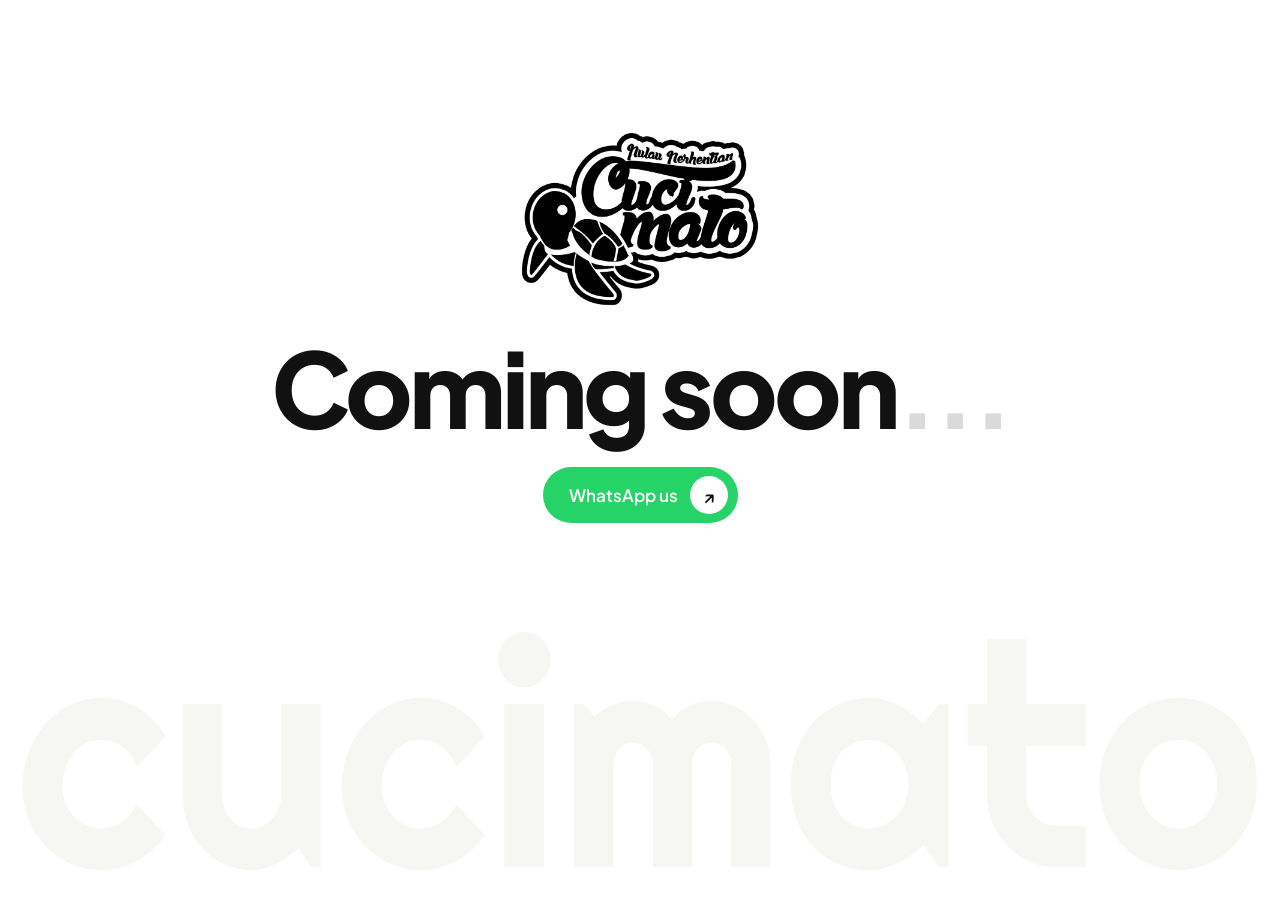
<file: coming-soon.html>
<!doctype html>
<html lang="en">
<head>
  <meta charset="utf-8">
  <meta name="viewport" content="width=device-width, initial-scale=1">
  <title>Cucimato | Coming soon</title>
  <meta name="description" content="Cucimato Perhentian Island. Coming soon.">
  <meta property="og:title" content="Cucimato | Coming soon">
  <meta property="og:description" content="Cucimato Perhentian Island. Coming soon.">
  <meta property="og:image" content="https://cucimatoperhentianisland.my/images/photos/hero-map.webp">
  <link rel="preconnect" href="https://fonts.googleapis.com">
  <link rel="preconnect" href="https://fonts.gstatic.com" crossorigin>
  <link href="https://fonts.googleapis.com/css2?family=Plus+Jakarta+Sans:wght@600;800&family=Righteous&display=swap" rel="stylesheet">
  <link rel="icon" href="data:image/svg+xml,<svg xmlns='http://www.w3.org/2000/svg' viewBox='0 0 100 100'><text y='.9em' font-size='90'>🐢</text></svg>">
  <style>
    /* Holding page while the new site is kept as a surprise (served on "/" by functions/_middleware.js) */
    * { box-sizing: border-box; }
    html, body { margin: 0; height: 100%; }
    body { min-height: 100svh; display: flex; flex-direction: column; background: #fff; color: #111;
      font-family: "Plus Jakarta Sans", system-ui, sans-serif; overflow-x: hidden; }
    main { flex: 1; display: flex; flex-direction: column; align-items: center; justify-content: center; gap: 28px; padding: 48px 16px 24px; text-align: center; }
    .logo { width: min(240px, 56vw); height: auto; }
    h1 { margin: 0; font-weight: 800; font-size: clamp(48px, 11vw, 104px); letter-spacing: -0.04em; line-height: 1; }
    h1 .dot { display: inline-block; animation: blink 1.4s infinite both; }
    h1 .dot:nth-child(2) { animation-delay: .2s; } h1 .dot:nth-child(3) { animation-delay: .4s; }
    @keyframes blink { 0%, 80%, 100% { opacity: .15; } 40% { opacity: 1; } }
    .wa { display: inline-flex; align-items: center; gap: 12px; height: 56px; padding: 0 10px 0 26px; border-radius: 999px;
      background: #25d366; color: #fff; font-weight: 600; font-size: 17px; text-decoration: none; }
    .wa span { display: grid; place-items: center; width: 38px; height: 38px; border-radius: 50%; background: #fff; color: #111; font-size: 18px; }
    footer { padding: 0 16px 8px; }
    footer svg { display: block; width: 100%; height: auto; }
    footer text { font-family: "Righteous", sans-serif; fill: #f6f6f3; }
    .up { animation: up .8s cubic-bezier(.2,.8,.2,1) both; }
    .up:nth-child(2) { animation-delay: .12s; } .up:nth-child(3) { animation-delay: .24s; }
    @keyframes up { from { opacity: 0; transform: translateY(18px); } to { opacity: 1; transform: none; } }
    @media (prefers-reduced-motion: reduce) { .up, h1 .dot { animation: none; } }
  </style>
</head>
<body>
  <main>
    <img class="logo up" src="images/brand/cucimato-logo-dark.webp" alt="Cucimato" width="800" height="587">
    <h1 class="up">Coming soon<span class="dot">.</span><span class="dot">.</span><span class="dot">.</span></h1>
    <a class="wa up" href="https://wa.me/60192094669" target="_blank" rel="noopener">WhatsApp us <span>↗</span></a>
  </main>
  <footer aria-hidden="true">
    <svg viewBox="0 0 1000 210"><text x="0" y="190" font-size="250" textLength="1000" lengthAdjust="spacingAndGlyphs">cucimato</text></svg>
  </footer>
</body>
</html>
</file>
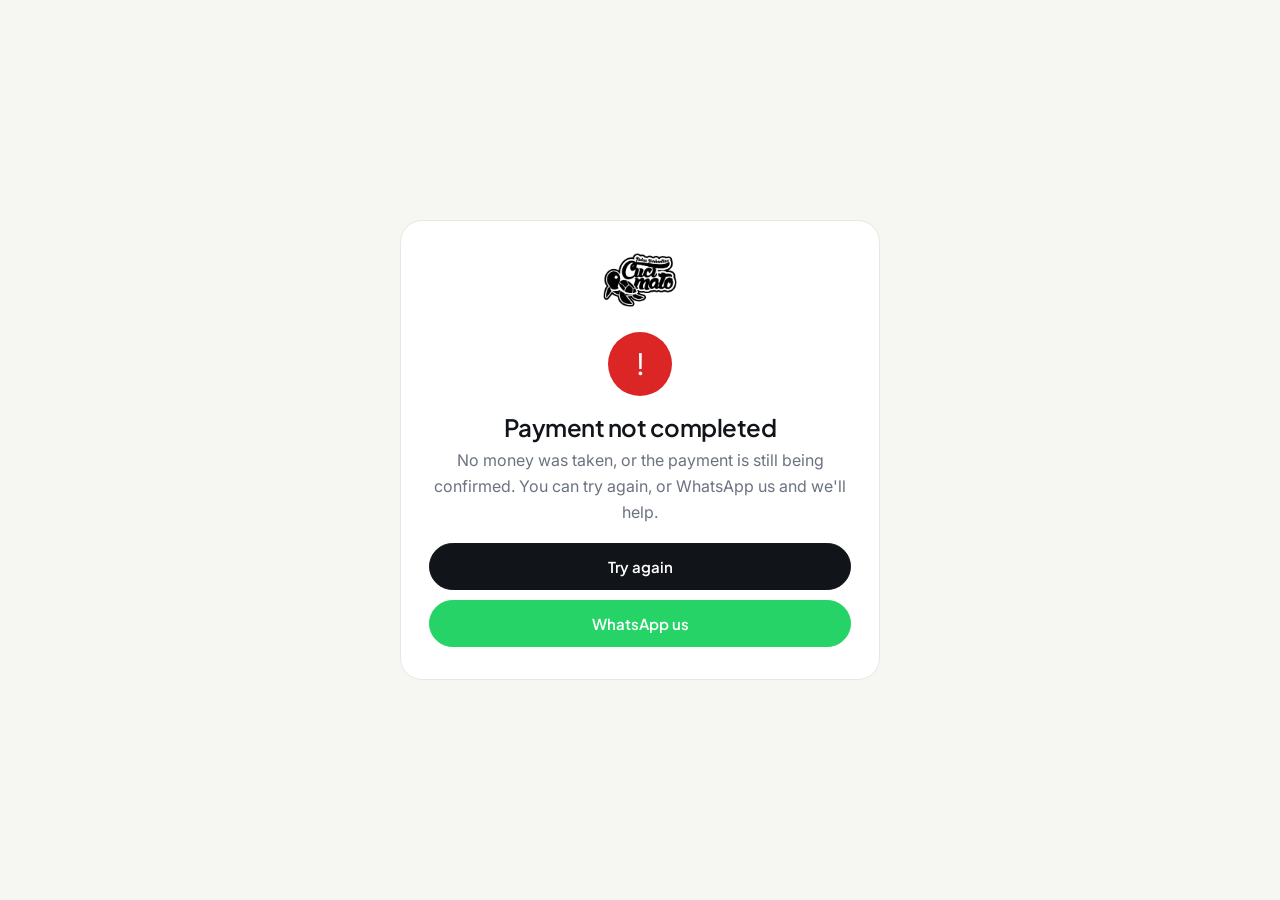
<file: payment.html>
<!doctype html>
<html lang="en">
<head>
  <meta charset="utf-8">
  <meta name="viewport" content="width=device-width, initial-scale=1">
  <link rel="canonical" href="https://cucimatoperhentianisland.my/payment">
  <meta property="og:url" content="https://cucimatoperhentianisland.my/payment">
  <script>
    // One address for everyone: the old GitHub Pages copy and cucimato.pages.dev move to the real domain
    // (keeps the page and anything after it; the payment API on pages.dev is not affected).
    (function () {
      var h = location.hostname;
      if (h.endsWith("github.io") || h === "cucimato.pages.dev") {
        location.replace("https://cucimatoperhentianisland.my" + location.pathname.replace(/^\/cucimato-perhentian/, "").replace(/\.html$/, "") + location.search + location.hash);
      }
    })();
  </script>
  <meta name="robots" content="noindex">
  <title>Payment | Cucimato Perhentian Island</title>
  <link rel="preconnect" href="https://fonts.googleapis.com">
  <link rel="preconnect" href="https://fonts.gstatic.com" crossorigin>
  <link href="https://fonts.googleapis.com/css2?family=Inter:wght@400;500;600&family=Plus+Jakarta+Sans:wght@600;800&display=swap" rel="stylesheet">
  <link rel="icon" href="data:image/svg+xml,<svg xmlns='http://www.w3.org/2000/svg' viewBox='0 0 100 100'><text y='.9em' font-size='90'>🐢</text></svg>">
  <style>
    /* Page HitPay sends the customer back to. The status is checked with HitPay
       through /api/status, never trusted from the URL alone. */
    :root { --ink: #111418; --muted: #6b7280; --line: #e7e7e4; --soft: #f6f6f3; --wa: #25d366; }
    * { box-sizing: border-box; }
    body { margin: 0; min-height: 100svh; display: grid; place-items: center; padding: 32px 16px; background: var(--soft); font: 400 16px/1.6 Inter, system-ui, sans-serif; color: var(--ink); }
    .card { width: min(480px, 100%); background: #fff; border: 1px solid var(--line); border-radius: 22px; padding: 32px 28px; text-align: center; }
    .logo { height: 54px; width: auto; margin-bottom: 18px; }
    .icon { width: 64px; height: 64px; margin: 0 auto 16px; border-radius: 50%; display: grid; place-items: center; font-size: 30px; color: #fff; background: var(--ink); }
    .icon.ok { background: #16a34a; } .icon.bad { background: #dc2626; } .icon.wait { background: var(--muted); }
    .spin { width: 28px; height: 28px; border: 3px solid rgba(255,255,255,.35); border-top-color: #fff; border-radius: 50%; animation: s 1s linear infinite; }
    @keyframes s { to { transform: rotate(360deg); } }
    h1 { margin: 0 0 6px; font: 600 24px/1.25 "Plus Jakarta Sans", sans-serif; letter-spacing: -.02em; }
    p { margin: 0 0 6px; color: var(--muted); }
    .rows { margin: 20px 0; padding: 14px 16px; border-radius: 14px; background: var(--soft); text-align: left; font-size: 14px; }
    .rows div { display: flex; justify-content: space-between; gap: 12px; padding: 4px 0; }
    .rows span:first-child { color: var(--muted); }
    .rows span:last-child { font-weight: 600; text-align: right; }
    .btns { display: grid; gap: 10px; margin-top: 18px; }
    .btn { display: inline-flex; align-items: center; justify-content: center; padding: 13px 22px; border-radius: 999px; font: 600 15px "Plus Jakarta Sans", sans-serif; text-decoration: none; border: 1px solid var(--ink); background: var(--ink); color: #fff; }
    .btn--wa { background: var(--wa); border-color: var(--wa); }
    .btn--line { background: #fff; color: var(--ink); border-color: var(--line); }
  </style>
</head>
<body>
  <main class="card" id="card" aria-live="polite">
    <img class="logo" src="images/brand/cucimato-logo-dark.webp" alt="Cucimato Perhentian Island" width="800" height="587">
    <div class="icon wait"><div class="spin"></div></div>
    <h1>Checking your payment…</h1>
    <p>Please keep this page open for a moment.</p>
  </main>

<script>
  const WHATSAPP = "60192094669";
  const wa = (msg) => `https://wa.me/${WHATSAPP}?text=${encodeURIComponent(msg)}`;
  const esc = (s) => String(s ?? "").replace(/[&<>"]/g, c => ({ "&": "&amp;", "<": "&lt;", ">": "&gt;", '"': "&quot;" }[c]));
  const qs = new URLSearchParams(location.search);
  const id = qs.get("reference") || qs.get("payment_request_id") || "";
  const card = document.getElementById("card");
  const logo = card.querySelector(".logo").outerHTML;

  function show({ kind, title, text, rows = [], buttons = "" }) {
    const icon = kind === "ok" ? "✓" : kind === "bad" ? "!" : '<div class="spin"></div>';
    card.innerHTML = `${logo}<div class="icon ${kind}">${icon}</div><h1>${title}</h1><p>${text}</p>
      ${rows.length ? `<div class="rows">${rows.map(([k, v]) => `<div><span>${k}</span><span>${esc(v)}</span></div>`).join("")}</div>` : ""}
      <div class="btns">${buttons}</div>`;
  }

  async function check(tries = 0) {
    if (!id) return failed();
    let d = {};
    try { d = await (await fetch(`/api/status?id=${encodeURIComponent(id)}${qs.get("t") ? "&t=" + encodeURIComponent(qs.get("t")) : ""}`, { cache: "no-store" })).json(); } catch {}
    if (d.status === "completed" && d.free) {
      return show({
        kind: "ok", title: "Booking confirmed",
        text: "Your booking is free with your promo code. Your confirmation and e-ticket are on their way to your email.",
        rows: [["Booking ref", d.reference], ["Paid", "MYR 0.00"]],
        buttons: `<a class="btn btn--wa" href="${wa(`Hi Cucimato! I just booked on your website. Booking ref: ${d.reference}`)}" target="_blank" rel="noopener">Chat with us on WhatsApp</a>
                  <a class="btn btn--line" href="./">Back to website</a>`,
      });
    }
    if (d.status === "completed") {
      return show({
        kind: "ok", title: "Payment received",
        text: "Thank you! Your confirmation and e-ticket are on their way to your email.",
        rows: [["Booking ref", d.reference], ["Trip", d.purpose], ["Paid", `${d.currency || "MYR"} ${d.amount}`]],
        buttons: `<a class="btn btn--wa" href="${wa(`Hi Cucimato! I just paid on your website. Booking ref: ${d.reference}`)}" target="_blank" rel="noopener">Chat with us on WhatsApp</a>
                  <a class="btn btn--line" href="./">Back to website</a>`,
      });
    }
    if (tries < 10 && (!d.status || d.status === "pending")) return setTimeout(() => check(tries + 1), 3000);
    failed(d);
  }

  function failed(d = {}) {
    show({
      kind: "bad", title: "Payment not completed",
      text: "No money was taken, or the payment is still being confirmed. You can try again, or WhatsApp us and we'll help.",
      rows: d.reference ? [["Booking ref", d.reference]] : [],
      buttons: `<a class="btn" href="./#book-ferry">Try again</a>
                <a class="btn btn--wa" href="${wa(`Hi Cucimato! My payment on the website didn't go through.${d.reference ? " Ref: " + d.reference : ""}`)}" target="_blank" rel="noopener">WhatsApp us</a>`,
    });
  }

  check();
</script>
</body>
</html>
</file>
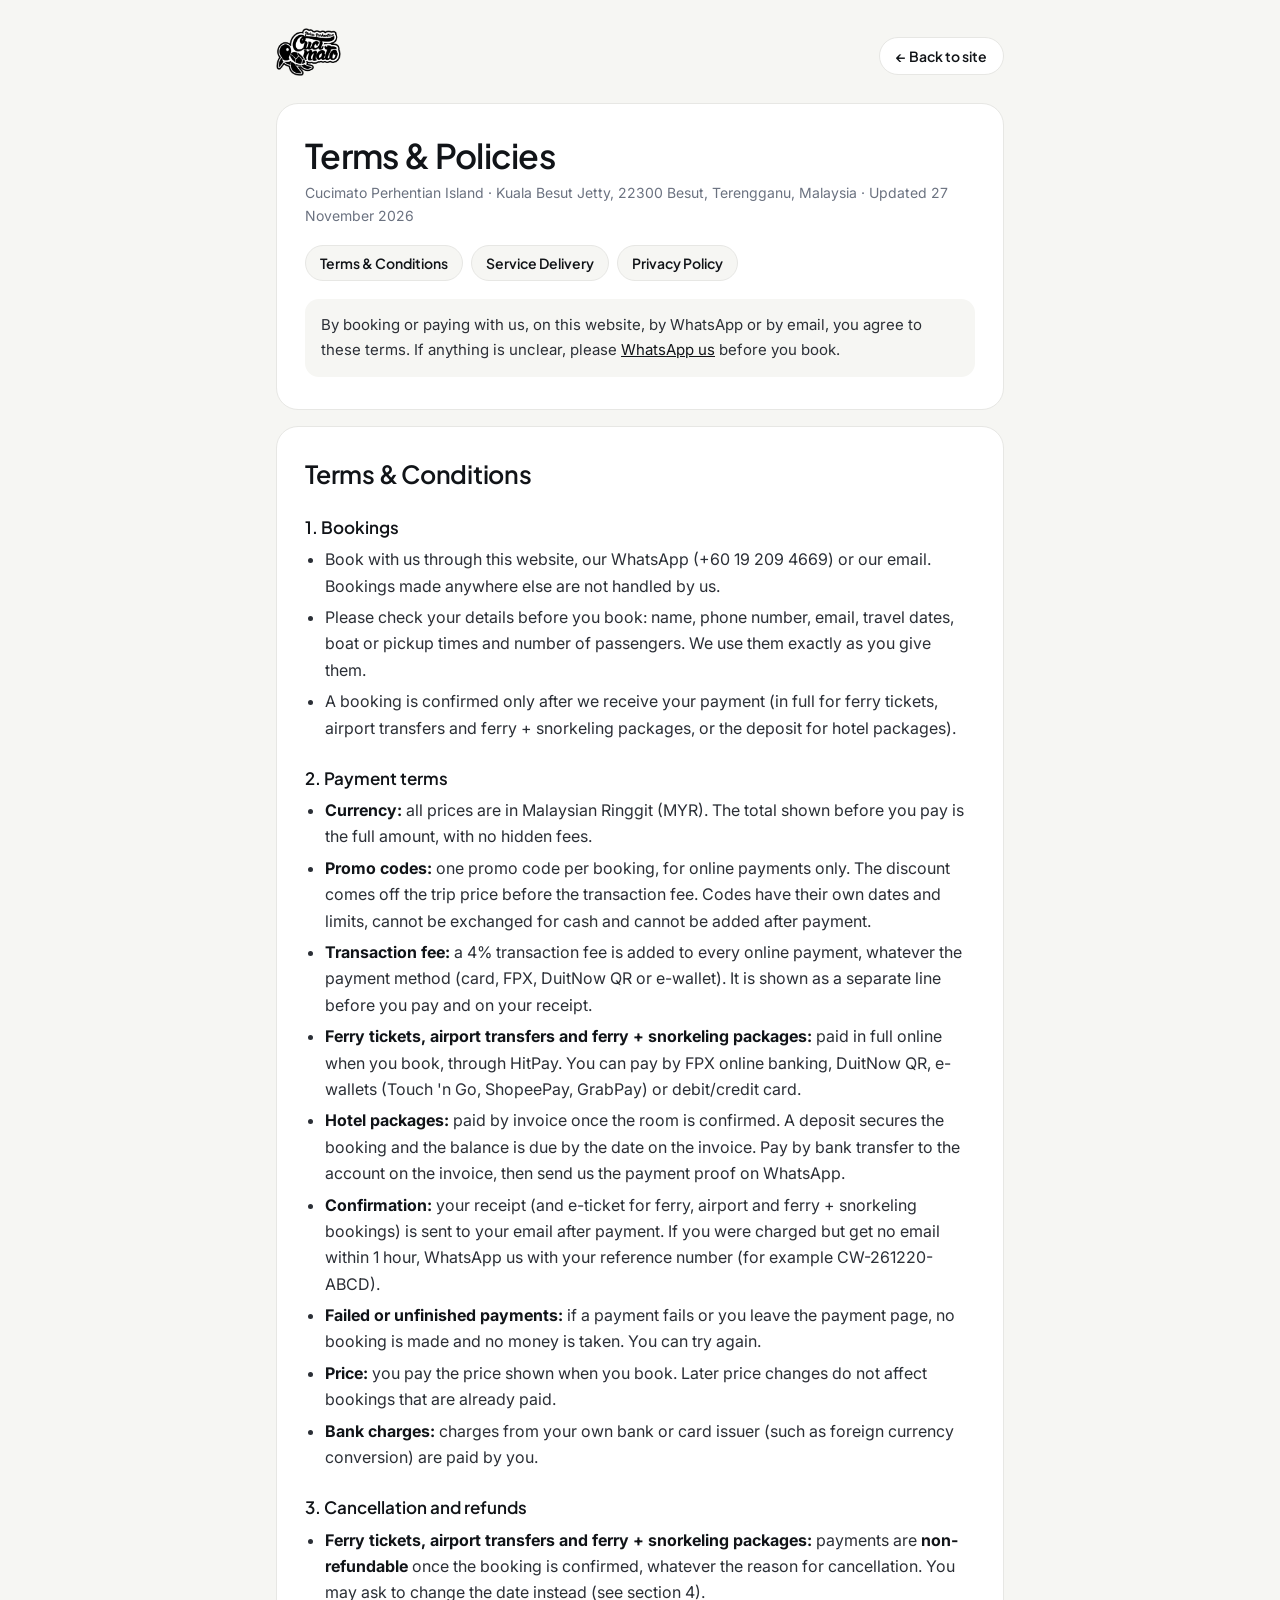
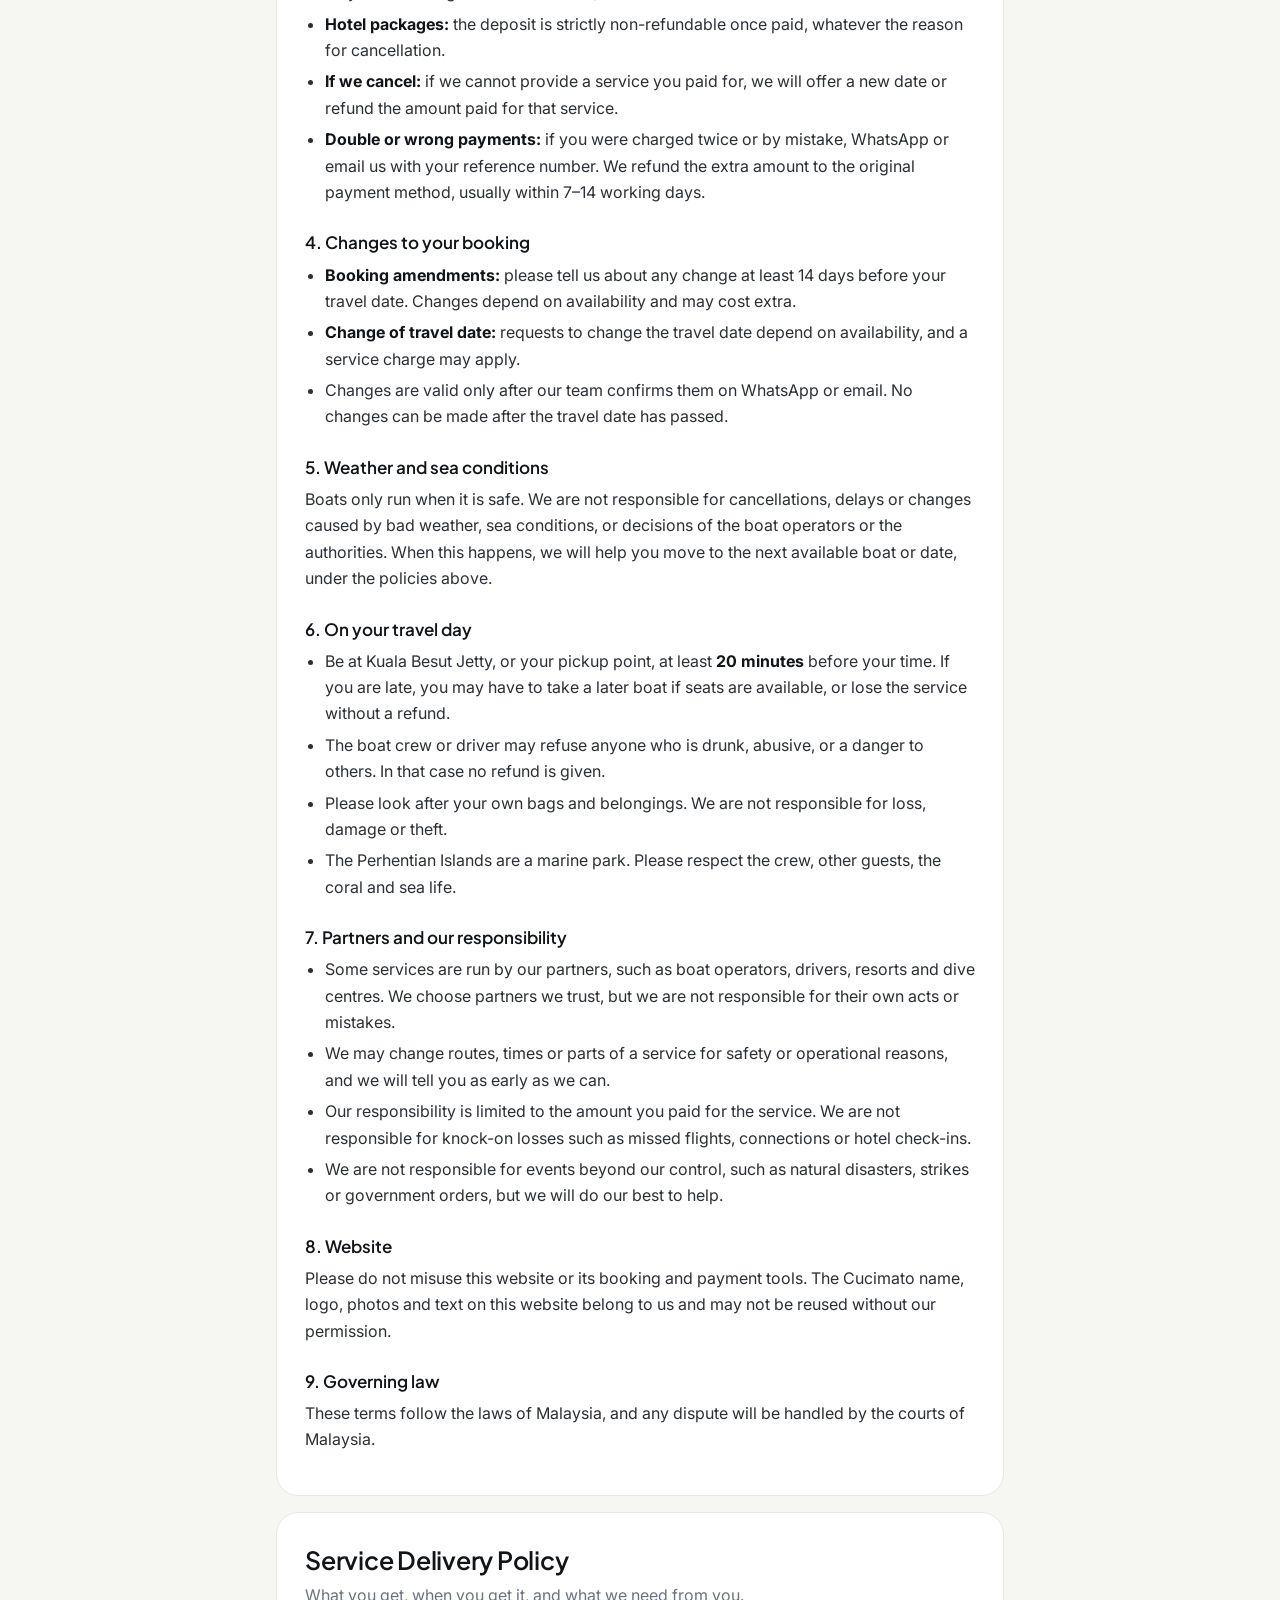
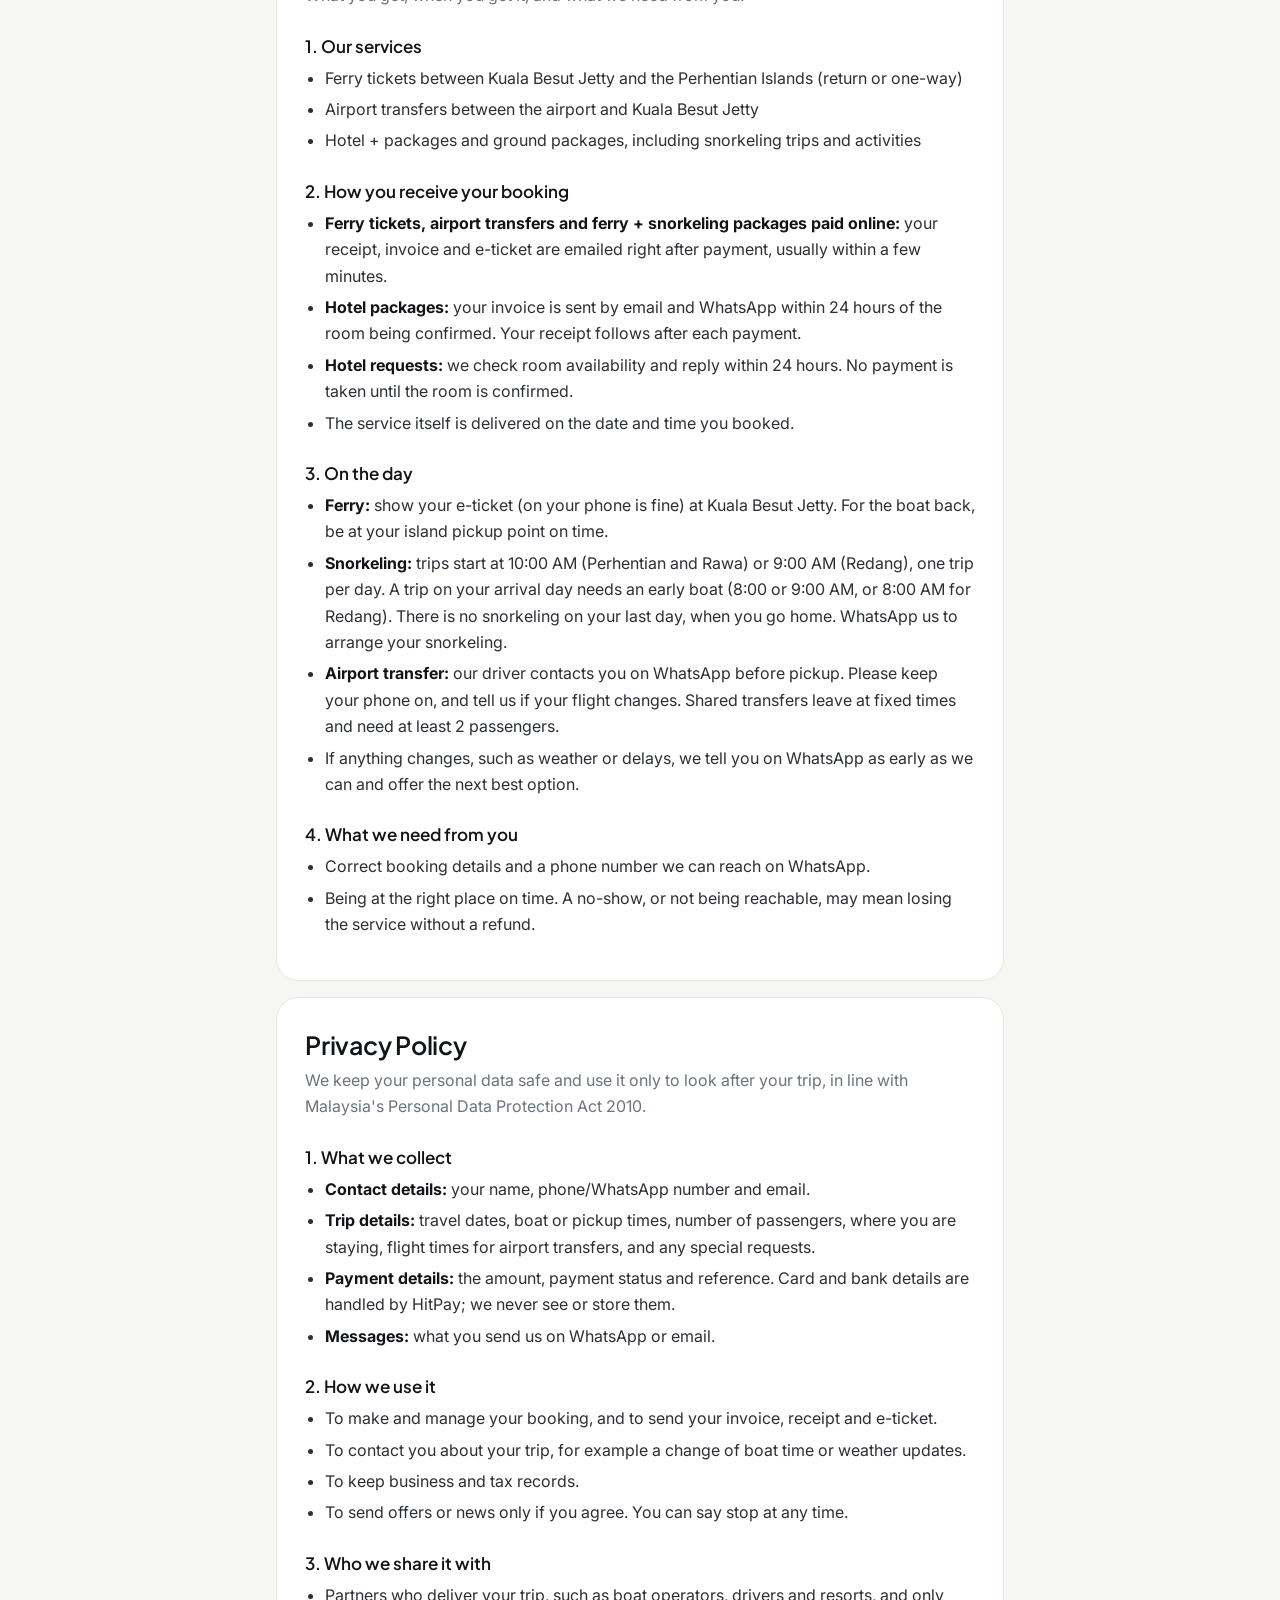
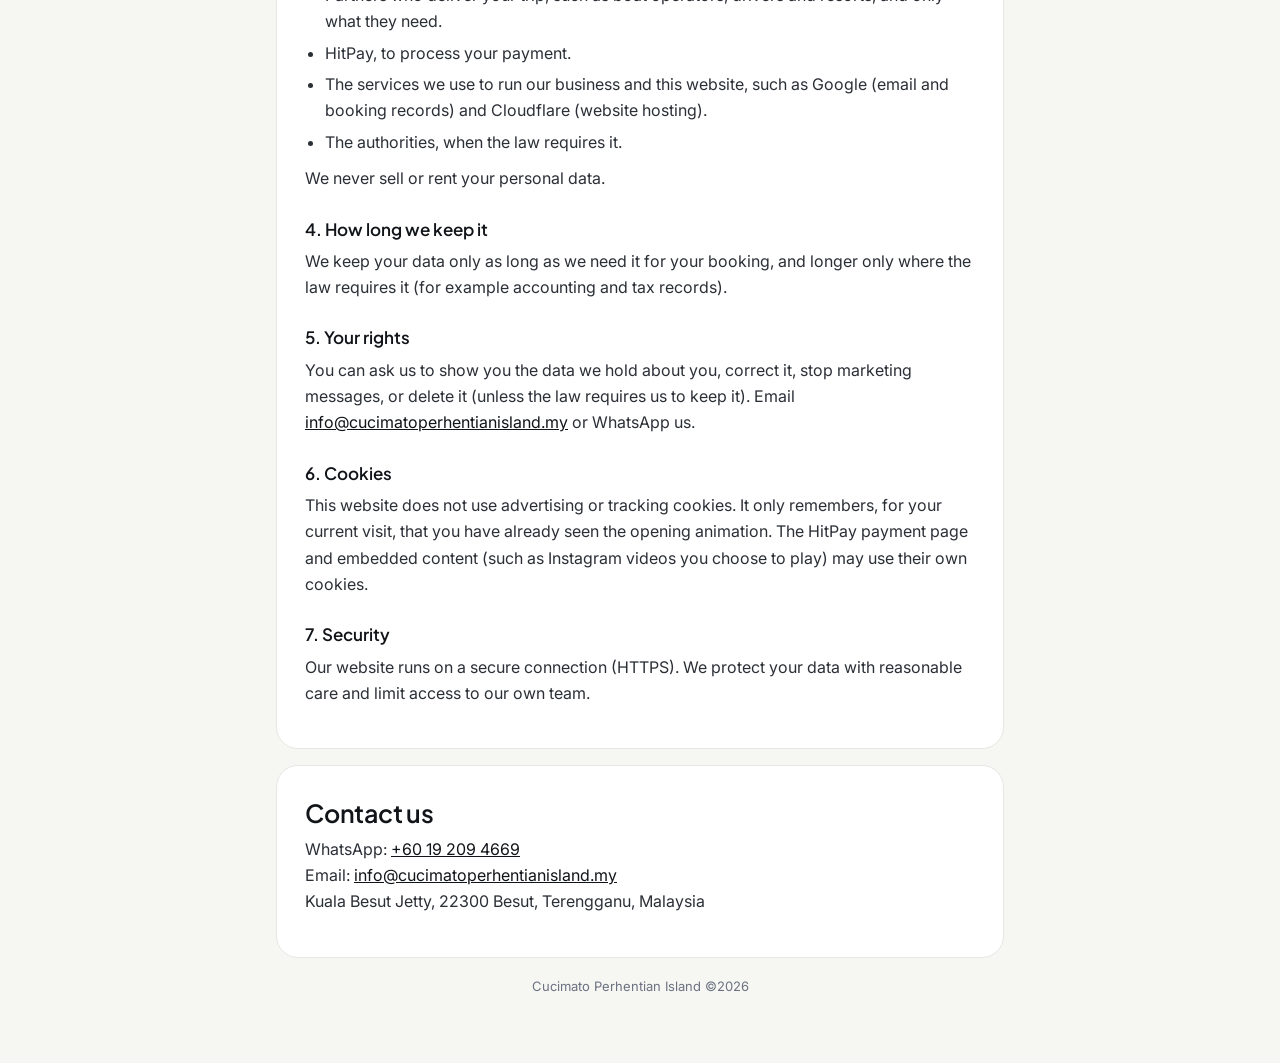
<file: terms.html>
<!doctype html>
<html lang="en">
<head>
  <meta charset="utf-8">
  <meta name="viewport" content="width=device-width, initial-scale=1">
  <link rel="canonical" href="https://cucimatoperhentianisland.my/terms">
  <meta property="og:url" content="https://cucimatoperhentianisland.my/terms">
  <script>
    // One address for everyone: the old GitHub Pages copy and cucimato.pages.dev move to the real domain
    // (keeps the page and anything after it; the payment API on pages.dev is not affected).
    (function () {
      var h = location.hostname;
      if (h.endsWith("github.io") || h === "cucimato.pages.dev") {
        location.replace("https://cucimatoperhentianisland.my" + location.pathname.replace(/^\/cucimato-perhentian/, "").replace(/\.html$/, "") + location.search + location.hash);
      }
    })();
  </script>
  <title>Terms &amp; Policies | Cucimato Perhentian Island</title>
  <meta name="description" content="Booking terms, payment terms, refunds, service delivery and privacy policy for ferry tickets, airport transfers and packages booked with Cucimato Perhentian Island.">
  <link rel="preconnect" href="https://fonts.googleapis.com">
  <link rel="preconnect" href="https://fonts.gstatic.com" crossorigin>
  <link href="https://fonts.googleapis.com/css2?family=Inter:wght@400;500;600&family=Plus+Jakarta+Sans:wght@600;800&display=swap" rel="stylesheet">
  <link rel="icon" href="data:image/svg+xml,<svg xmlns='http://www.w3.org/2000/svg' viewBox='0 0 100 100'><text y='.9em' font-size='90'>🐢</text></svg>">
  <style>
    :root { --ink: #111418; --muted: #6b7280; --line: #e7e7e4; --soft: #f6f6f3; }
    * { box-sizing: border-box; }
    html { scroll-behavior: smooth; }
    body { margin: 0; background: var(--soft); font: 400 16px/1.65 Inter, system-ui, sans-serif; color: var(--ink); }
    .wrap { width: min(760px, 100%); margin: 0 auto; padding: 28px 16px 56px; }
    .top { display: flex; align-items: center; justify-content: space-between; gap: 12px; margin-bottom: 20px; }
    .top img { height: 48px; width: auto; }
    .back { font: 600 14px "Plus Jakarta Sans", sans-serif; color: var(--ink); text-decoration: none; padding: 9px 16px; border: 1px solid var(--line); border-radius: 999px; background: #fff; }
    .card { background: #fff; border: 1px solid var(--line); border-radius: 22px; padding: 32px 28px; }
    .card + .card { margin-top: 16px; }
    h1 { margin: 0 0 4px; font: 600 clamp(26px, 4.4vw, 34px)/1.2 "Plus Jakarta Sans", sans-serif; letter-spacing: -.02em; }
    .upd { margin: 0 0 18px; color: var(--muted); font-size: 14px; }
    .jump { display: flex; flex-wrap: wrap; gap: 8px; margin: 0 0 18px; }
    .jump a { font: 600 14px "Plus Jakarta Sans", sans-serif; color: var(--ink); text-decoration: none; padding: 8px 14px; border-radius: 999px; background: var(--soft); border: 1px solid var(--line); }
    h2 { margin: 0 0 6px; font: 600 clamp(21px, 3.4vw, 25px)/1.25 "Plus Jakarta Sans", sans-serif; letter-spacing: -.01em; scroll-margin-top: 16px; }
    .lead { margin: 0 0 6px; color: var(--muted); }
    h3 { margin: 26px 0 8px; font: 600 17px/1.3 "Plus Jakarta Sans", sans-serif; }
    p, li { color: #2b2f36; }
    p { margin: 0 0 10px; }
    ul { margin: 0 0 10px; padding-left: 20px; }
    li { margin: 5px 0; }
    b { color: var(--ink); }
    .box { margin: 0; padding: 14px 16px; border-radius: 14px; background: var(--soft); font-size: 15px; }
    a { color: var(--ink); }
    .foot { margin-top: 18px; text-align: center; color: var(--muted); font-size: 13px; }
    @media (max-width: 560px) { .card { padding: 24px 18px; } }
  </style>
</head>
<body>
  <div class="wrap">
    <div class="top">
      <a href="./"><img src="images/brand/cucimato-logo-dark.webp" alt="Cucimato Perhentian Island" width="800" height="587"></a>
      <a class="back" href="./">← Back to site</a>
    </div>

    <main>
      <section class="card">
        <h1>Terms &amp; Policies</h1>
        <p class="upd">Cucimato Perhentian Island · Kuala Besut Jetty, 22300 Besut, Terengganu, Malaysia · Updated 27 November 2026</p>
        <nav class="jump" aria-label="On this page">
          <a href="#terms">Terms &amp; Conditions</a>
          <a href="#delivery">Service Delivery</a>
          <a href="#privacy">Privacy Policy</a>
        </nav>
        <p class="box">By booking or paying with us, on this website, by WhatsApp or by email, you agree to these terms. If anything is unclear, please <a href="https://wa.me/60192094669" target="_blank" rel="noopener">WhatsApp us</a> before you book.</p>
      </section>

      <!-- ============ TERMS & CONDITIONS ============ -->
      <section class="card" id="terms">
        <h2>Terms &amp; Conditions</h2>

        <h3>1. Bookings</h3>
        <ul>
          <li>Book with us through this website, our WhatsApp (+60 19 209 4669) or our email. Bookings made anywhere else are not handled by us.</li>
          <li>Please check your details before you book: name, phone number, email, travel dates, boat or pickup times and number of passengers. We use them exactly as you give them.</li>
          <li>A booking is confirmed only after we receive your payment (in full for ferry tickets, airport transfers and ferry + snorkeling packages, or the deposit for hotel packages).</li>
        </ul>

        <h3>2. Payment terms</h3>
        <ul>
          <li><b>Currency:</b> all prices are in Malaysian Ringgit (MYR). The total shown before you pay is the full amount, with no hidden fees.</li>
          <li><b>Promo codes:</b> one promo code per booking, for online payments only. The discount comes off the trip price before the transaction fee. Codes have their own dates and limits, cannot be exchanged for cash and cannot be added after payment.</li>
          <li><b>Transaction fee:</b> a 4% transaction fee is added to every online payment, whatever the payment method (card, FPX, DuitNow QR or e-wallet). It is shown as a separate line before you pay and on your receipt.</li>
          <li><b>Ferry tickets, airport transfers and ferry + snorkeling packages:</b> paid in full online when you book, through HitPay. You can pay by FPX online banking, DuitNow QR, e-wallets (Touch 'n Go, ShopeePay, GrabPay) or debit/credit card.</li>
          <li><b>Hotel packages:</b> paid by invoice once the room is confirmed. A deposit secures the booking and the balance is due by the date on the invoice. Pay by bank transfer to the account on the invoice, then send us the payment proof on WhatsApp.</li>
          <li><b>Confirmation:</b> your receipt (and e-ticket for ferry, airport and ferry + snorkeling bookings) is sent to your email after payment. If you were charged but get no email within 1 hour, WhatsApp us with your reference number (for example CW-261220-ABCD).</li>
          <li><b>Failed or unfinished payments:</b> if a payment fails or you leave the payment page, no booking is made and no money is taken. You can try again.</li>
          <li><b>Price:</b> you pay the price shown when you book. Later price changes do not affect bookings that are already paid.</li>
          <li><b>Bank charges:</b> charges from your own bank or card issuer (such as foreign currency conversion) are paid by you.</li>
        </ul>

        <h3>3. Cancellation and refunds</h3>
        <ul>
          <li><b>Ferry tickets, airport transfers and ferry + snorkeling packages:</b> payments are <b>non-refundable</b> once the booking is confirmed, whatever the reason for cancellation. You may ask to change the date instead (see section 4).</li>
          <li><b>Hotel packages:</b> the deposit is strictly non-refundable once paid, whatever the reason for cancellation.</li>
          <li><b>If we cancel:</b> if we cannot provide a service you paid for, we will offer a new date or refund the amount paid for that service.</li>
          <li><b>Double or wrong payments:</b> if you were charged twice or by mistake, WhatsApp or email us with your reference number. We refund the extra amount to the original payment method, usually within 7–14 working days.</li>
        </ul>

        <h3>4. Changes to your booking</h3>
        <ul>
          <li><b>Booking amendments:</b> please tell us about any change at least 14 days before your travel date. Changes depend on availability and may cost extra.</li>
          <li><b>Change of travel date:</b> requests to change the travel date depend on availability, and a service charge may apply.</li>
          <li>Changes are valid only after our team confirms them on WhatsApp or email. No changes can be made after the travel date has passed.</li>
        </ul>

        <h3>5. Weather and sea conditions</h3>
        <p>Boats only run when it is safe. We are not responsible for cancellations, delays or changes caused by bad weather, sea conditions, or decisions of the boat operators or the authorities. When this happens, we will help you move to the next available boat or date, under the policies above.</p>

        <h3>6. On your travel day</h3>
        <ul>
          <li>Be at Kuala Besut Jetty, or your pickup point, at least <b>20 minutes</b> before your time. If you are late, you may have to take a later boat if seats are available, or lose the service without a refund.</li>
          <li>The boat crew or driver may refuse anyone who is drunk, abusive, or a danger to others. In that case no refund is given.</li>
          <li>Please look after your own bags and belongings. We are not responsible for loss, damage or theft.</li>
          <li>The Perhentian Islands are a marine park. Please respect the crew, other guests, the coral and sea life.</li>
        </ul>

        <h3>7. Partners and our responsibility</h3>
        <ul>
          <li>Some services are run by our partners, such as boat operators, drivers, resorts and dive centres. We choose partners we trust, but we are not responsible for their own acts or mistakes.</li>
          <li>We may change routes, times or parts of a service for safety or operational reasons, and we will tell you as early as we can.</li>
          <li>Our responsibility is limited to the amount you paid for the service. We are not responsible for knock-on losses such as missed flights, connections or hotel check-ins.</li>
          <li>We are not responsible for events beyond our control, such as natural disasters, strikes or government orders, but we will do our best to help.</li>
        </ul>

        <h3>8. Website</h3>
        <p>Please do not misuse this website or its booking and payment tools. The Cucimato name, logo, photos and text on this website belong to us and may not be reused without our permission.</p>

        <h3>9. Governing law</h3>
        <p>These terms follow the laws of Malaysia, and any dispute will be handled by the courts of Malaysia.</p>
      </section>

      <!-- ============ SERVICE DELIVERY ============ -->
      <section class="card" id="delivery">
        <h2>Service Delivery Policy</h2>
        <p class="lead">What you get, when you get it, and what we need from you.</p>

        <h3>1. Our services</h3>
        <ul>
          <li>Ferry tickets between Kuala Besut Jetty and the Perhentian Islands (return or one-way)</li>
          <li>Airport transfers between the airport and Kuala Besut Jetty</li>
          <li>Hotel + packages and ground packages, including snorkeling trips and activities</li>
        </ul>

        <h3>2. How you receive your booking</h3>
        <ul>
          <li><b>Ferry tickets, airport transfers and ferry + snorkeling packages paid online:</b> your receipt, invoice and e-ticket are emailed right after payment, usually within a few minutes.</li>
          <li><b>Hotel packages:</b> your invoice is sent by email and WhatsApp within 24 hours of the room being confirmed. Your receipt follows after each payment.</li>
          <li><b>Hotel requests:</b> we check room availability and reply within 24 hours. No payment is taken until the room is confirmed.</li>
          <li>The service itself is delivered on the date and time you booked.</li>
        </ul>

        <h3>3. On the day</h3>
        <ul>
          <li><b>Ferry:</b> show your e-ticket (on your phone is fine) at Kuala Besut Jetty. For the boat back, be at your island pickup point on time.</li>
          <li><b>Snorkeling:</b> trips start at 10:00 AM (Perhentian and Rawa) or 9:00 AM (Redang), one trip per day. A trip on your arrival day needs an early boat (8:00 or 9:00 AM, or 8:00 AM for Redang). There is no snorkeling on your last day, when you go home. WhatsApp us to arrange your snorkeling.</li>
          <li><b>Airport transfer:</b> our driver contacts you on WhatsApp before pickup. Please keep your phone on, and tell us if your flight changes. Shared transfers leave at fixed times and need at least 2 passengers.</li>
          <li>If anything changes, such as weather or delays, we tell you on WhatsApp as early as we can and offer the next best option.</li>
        </ul>

        <h3>4. What we need from you</h3>
        <ul>
          <li>Correct booking details and a phone number we can reach on WhatsApp.</li>
          <li>Being at the right place on time. A no-show, or not being reachable, may mean losing the service without a refund.</li>
        </ul>
      </section>

      <!-- ============ PRIVACY ============ -->
      <section class="card" id="privacy">
        <h2>Privacy Policy</h2>
        <p class="lead">We keep your personal data safe and use it only to look after your trip, in line with Malaysia's Personal Data Protection Act 2010.</p>

        <h3>1. What we collect</h3>
        <ul>
          <li><b>Contact details:</b> your name, phone/WhatsApp number and email.</li>
          <li><b>Trip details:</b> travel dates, boat or pickup times, number of passengers, where you are staying, flight times for airport transfers, and any special requests.</li>
          <li><b>Payment details:</b> the amount, payment status and reference. Card and bank details are handled by HitPay; we never see or store them.</li>
          <li><b>Messages:</b> what you send us on WhatsApp or email.</li>
        </ul>

        <h3>2. How we use it</h3>
        <ul>
          <li>To make and manage your booking, and to send your invoice, receipt and e-ticket.</li>
          <li>To contact you about your trip, for example a change of boat time or weather updates.</li>
          <li>To keep business and tax records.</li>
          <li>To send offers or news only if you agree. You can say stop at any time.</li>
        </ul>

        <h3>3. Who we share it with</h3>
        <ul>
          <li>Partners who deliver your trip, such as boat operators, drivers and resorts, and only what they need.</li>
          <li>HitPay, to process your payment.</li>
          <li>The services we use to run our business and this website, such as Google (email and booking records) and Cloudflare (website hosting).</li>
          <li>The authorities, when the law requires it.</li>
        </ul>
        <p>We never sell or rent your personal data.</p>

        <h3>4. How long we keep it</h3>
        <p>We keep your data only as long as we need it for your booking, and longer only where the law requires it (for example accounting and tax records).</p>

        <h3>5. Your rights</h3>
        <p>You can ask us to show you the data we hold about you, correct it, stop marketing messages, or delete it (unless the law requires us to keep it). Email <a href="mailto:info@cucimatoperhentianisland.my">info@cucimatoperhentianisland.my</a> or WhatsApp us.</p>

        <h3>6. Cookies</h3>
        <p>This website does not use advertising or tracking cookies. It only remembers, for your current visit, that you have already seen the opening animation. The HitPay payment page and embedded content (such as Instagram videos you choose to play) may use their own cookies.</p>

        <h3>7. Security</h3>
        <p>Our website runs on a secure connection (HTTPS). We protect your data with reasonable care and limit access to our own team.</p>
      </section>

      <section class="card">
        <h2>Contact us</h2>
        <p>WhatsApp: <a href="https://wa.me/60192094669" target="_blank" rel="noopener">+60 19 209 4669</a><br>
           Email: <a href="mailto:info@cucimatoperhentianisland.my">info@cucimatoperhentianisland.my</a><br>
           Kuala Besut Jetty, 22300 Besut, Terengganu, Malaysia</p>
      </section>
    </main>
    <p class="foot">Cucimato Perhentian Island ©<span id="year"></span></p>
  </div>
  <script>document.getElementById("year").textContent = new Date().getFullYear();</script>
</body>
</html>
</file>
